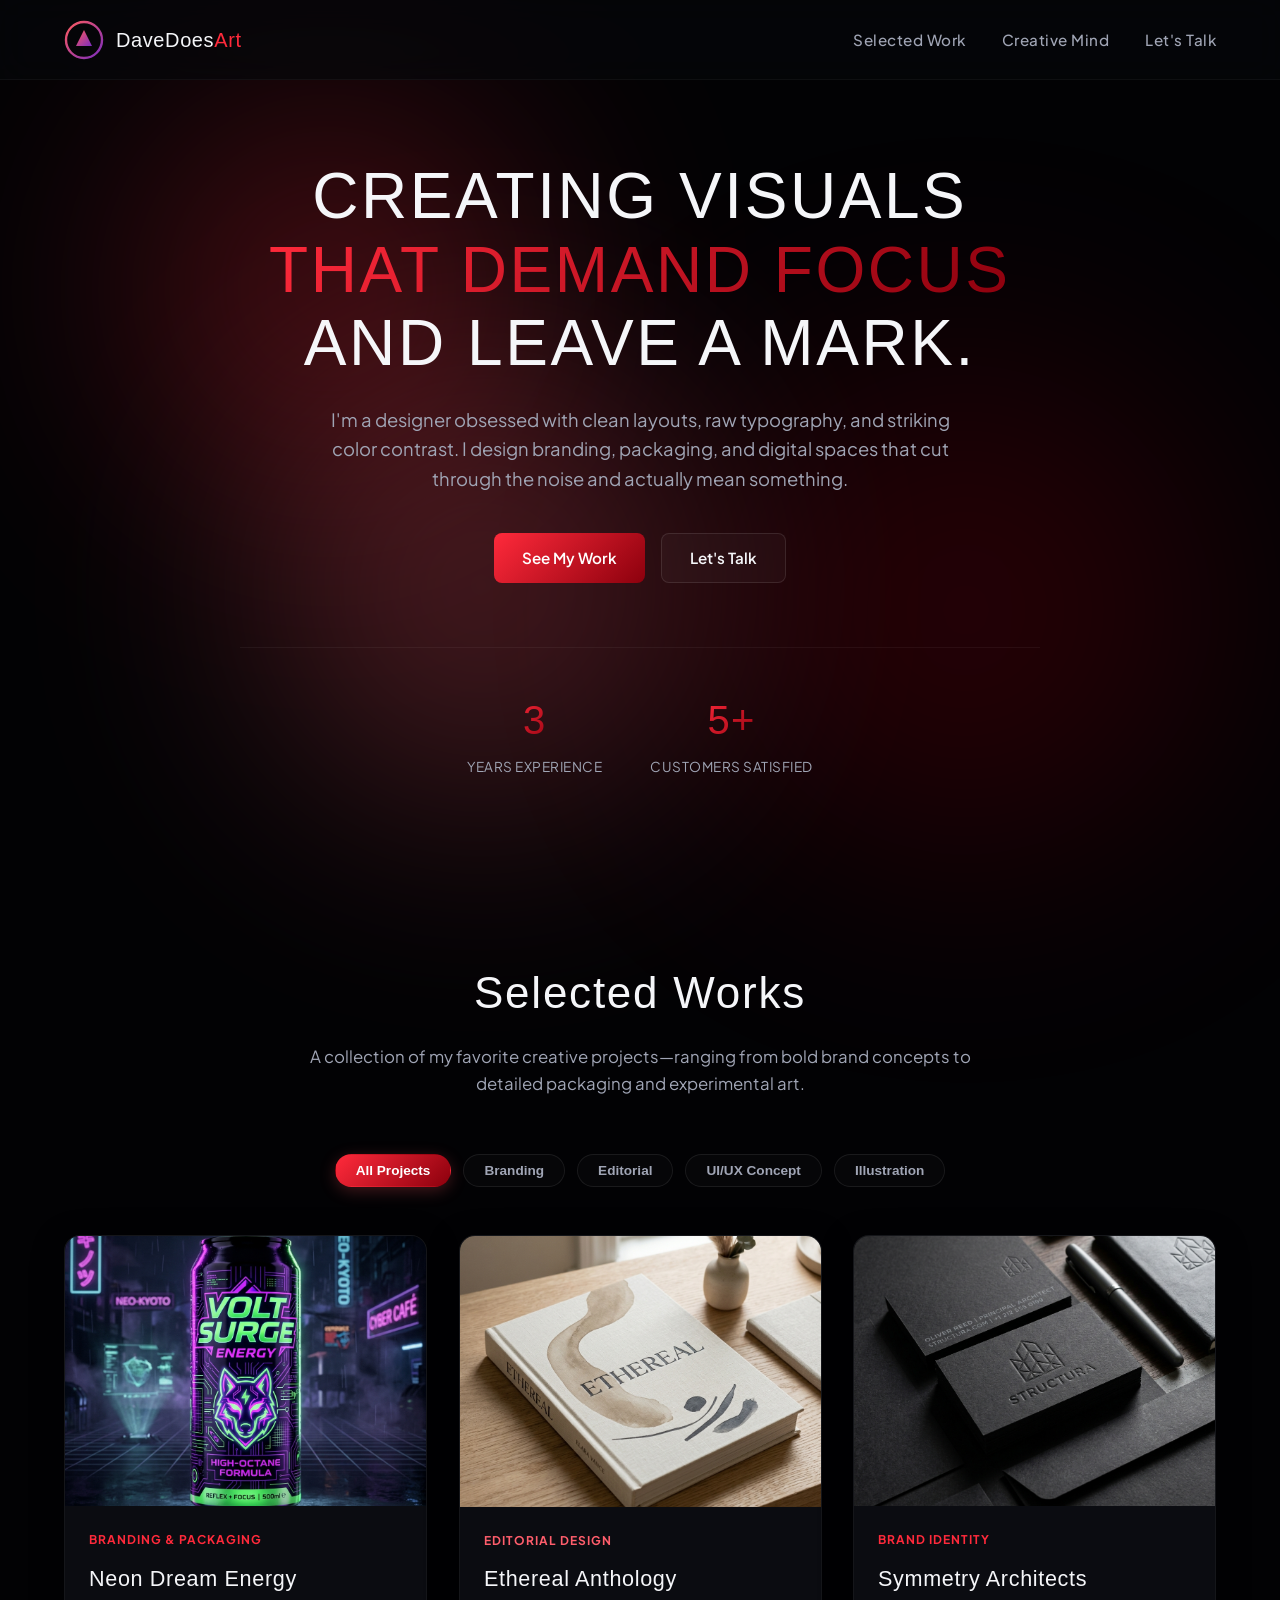
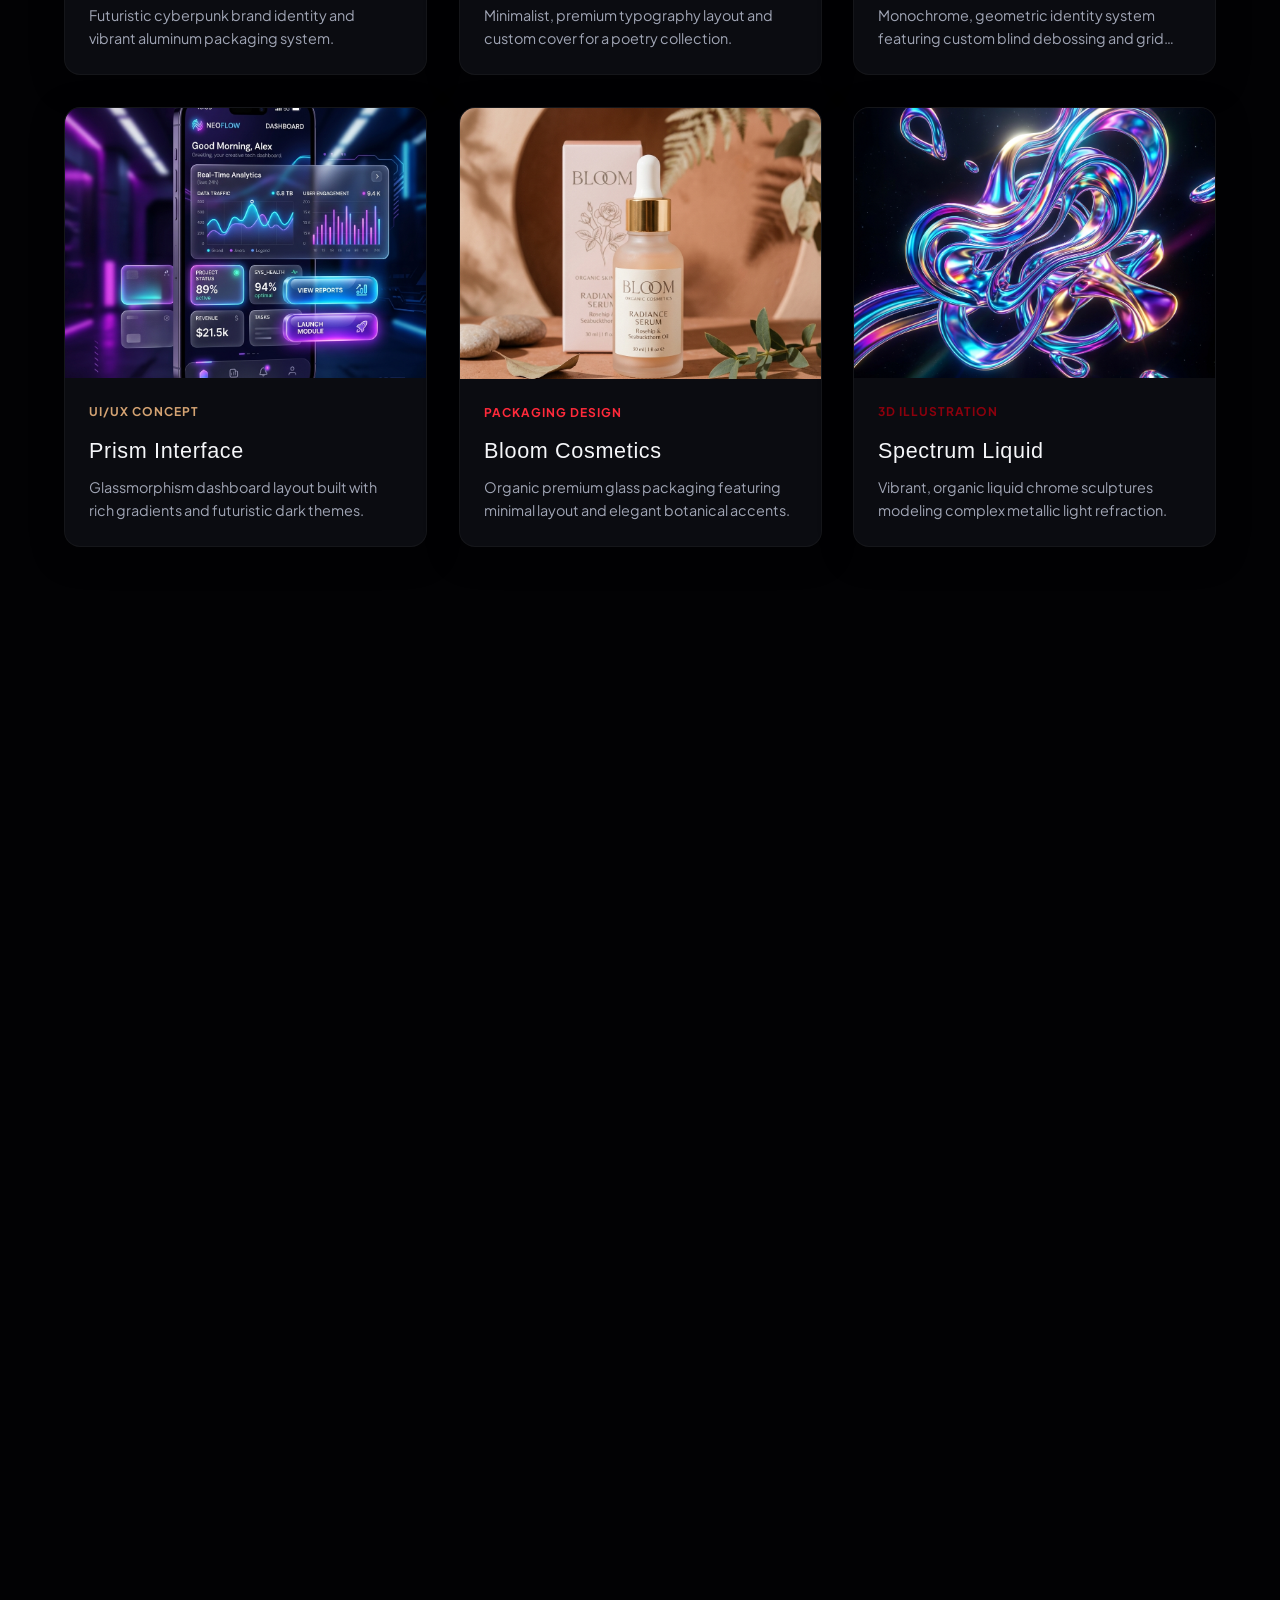
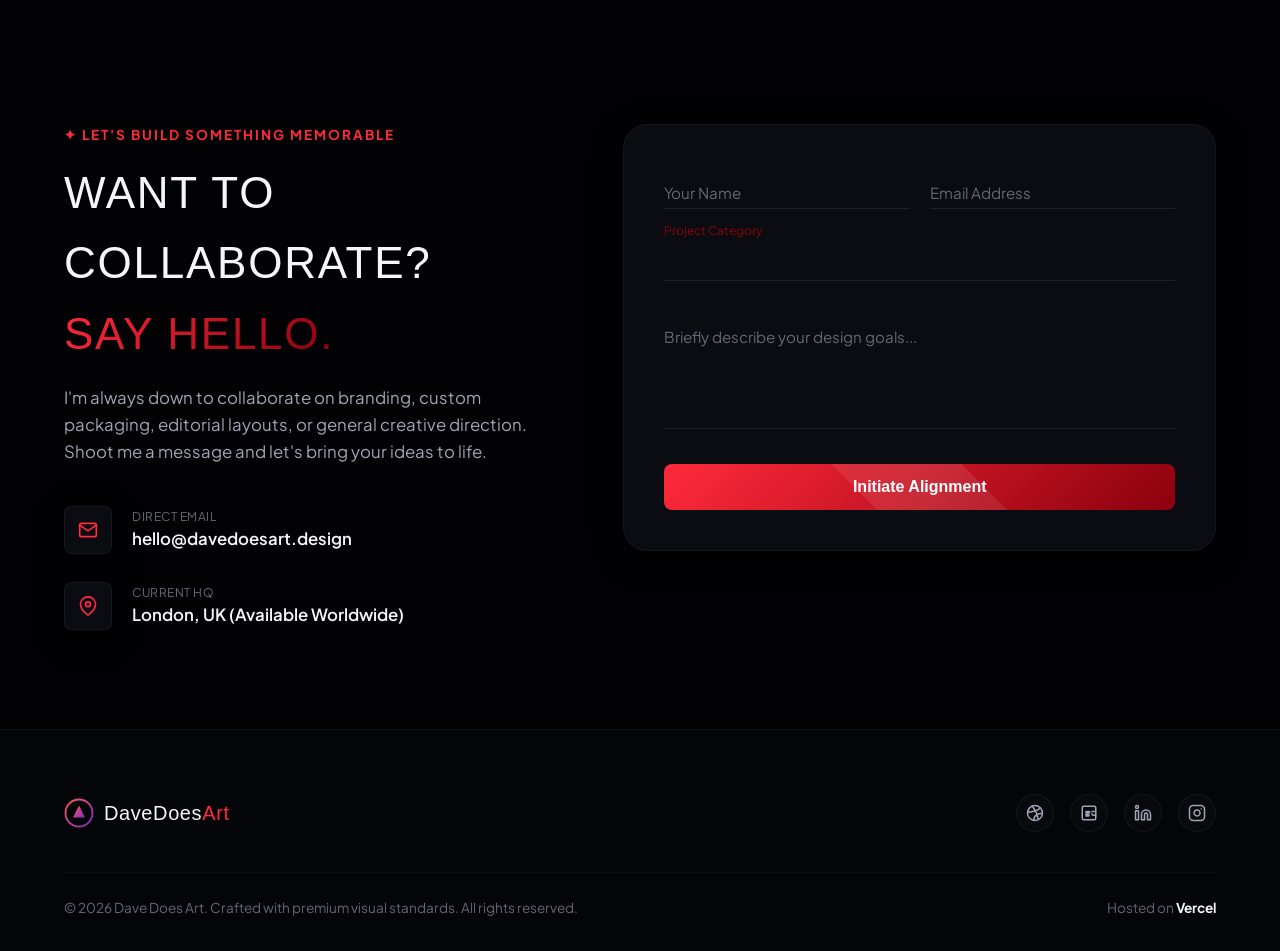
<file: index.html>
<!DOCTYPE html>
<html lang="en">
<head>
    <meta charset="UTF-8">
    <meta name="viewport" content="width=device-width, initial-scale=1.0">
    <title>Dave Does Art | Premium Graphic Design Portfolio & Brand Identity</title>
    <meta name="description" content="Welcome to the design portfolio of Dave Does Art. Specializing in brand identity, premium packaging, modern editorial systems, UI/UX conceptualization, and immersive visual experiences.">
    
    <!-- Open Graph / Facebook -->
    <meta property="og:type" content="website">
    <meta property="og:url" content="https://davedoesart.vercel.app/">
    <meta property="og:title" content="Dave Does Art | Premium Graphic Design Portfolio">
    <meta property="og:description" content="Specializing in brand identity, premium packaging, modern editorial systems, and immersive visual experiences.">
    <meta property="og:image" content="assets/neon_dream.png">

    <!-- Favicon -->
    <link rel="icon" type="image/png" href="assets/favicon.png">

    <!-- Google Fonts -->
    <link rel="preconnect" href="https://fonts.googleapis.com">
    <link rel="preconnect" href="https://fonts.gstatic.com" crossorigin>
    <link href="https://fonts.googleapis.com/css2?family=Plus+Jakarta+Sans:wght@300;400;500;600;700&display=swap" rel="stylesheet">

    <!-- Styling (Dedicated Graphic Design Theme) -->
    <link rel="stylesheet" href="styles.css">
</head>
<body>

    <!-- Ambient Lighting Blobs -->
    <div class="glow-blob blob-1"></div>
    <div class="glow-blob blob-2"></div>
    <div class="glow-blob blob-3"></div>

    <!-- Header / Navigation -->
    <header class="main-header">
        <div class="header-container">
            <a href="#" class="logo-link" id="nav-logo">
                <svg class="logo-svg" viewBox="0 0 100 100" width="40" height="40">
                    <circle cx="50" cy="50" r="45" fill="none" stroke="url(#logo-grad)" stroke-width="6" />
                    <polygon points="50,25 70,65 30,65" fill="url(#logo-grad)" />
                    <defs>
                        <linearGradient id="logo-grad" x1="0%" y1="0%" x2="100%" y2="100%">
                            <stop offset="0%" stop-color="#ff5a5f" />
                            <stop offset="100%" stop-color="#7b2cbf" />
                        </linearGradient>
                    </defs>
                </svg>
                <span class="logo-text">DaveDoes<span class="highlight-text">Art</span></span>
            </a>
            
            <button class="mobile-menu-toggle" aria-label="Toggle menu" id="menu-toggle">
                <span class="hamburger-bar"></span>
                <span class="hamburger-bar"></span>
                <span class="hamburger-bar"></span>
            </button>

            <nav class="nav-menu" id="nav-menu">
                <ul class="nav-list">
                    <li><a href="#work" class="nav-link">Selected Work</a></li>
                    <li><a href="#about" class="nav-link">Creative Mind</a></li>
                    <li><a href="#contact" class="nav-link">Let's Talk</a></li>
                </ul>
            </nav>
        </div>
    </header>

    <main>
        <!-- Hero Section -->
        <section class="hero-section" id="hero">
            <div class="container hero-container">

                <h1 class="hero-title reveal-on-scroll delay-1">
                    CREATING VISUALS <br>
                    <span class="text-gradient">THAT DEMAND FOCUS</span> <br>
                    AND LEAVE A MARK.
                </h1>
                <p class="hero-subtitle reveal-on-scroll delay-2">
                    I'm a designer obsessed with clean layouts, raw typography, and striking color contrast. I design branding, packaging, and digital spaces that cut through the noise and actually mean something.
                </p>
                <div class="hero-actions reveal-on-scroll delay-3">
                    <a href="#work" class="btn btn-primary">See My Work</a>
                    <a href="#contact" class="btn btn-secondary">Let's Talk</a>
                </div>
                
                <div class="hero-stats reveal-on-scroll delay-4">
                    <div class="stat-card">
                        <div class="stat-number">3</div>
                        <div class="stat-label">Years Experience</div>
                    </div>
                    <div class="stat-card">
                        <div class="stat-number">5+</div>
                        <div class="stat-label">Customers Satisfied</div>
                    </div>
                </div>
            </div>
        </section>

        <!-- Selected Work / Grid Section -->
        <section class="work-section" id="work">
            <div class="container">
                <div class="section-header reveal-on-scroll">
                    <h2 class="section-title">Selected Works</h2>
                    <p class="section-subtitle">A collection of my favorite creative projects—ranging from bold brand concepts to detailed packaging and experimental art.</p>
                </div>

                <!-- Filter Controls -->
                <div class="filter-controls reveal-on-scroll delay-1" id="filter-controls">
                    <button class="filter-btn active" data-filter="all">All Projects</button>
                    <button class="filter-btn" data-filter="branding">Branding</button>
                    <button class="filter-btn" data-filter="editorial">Editorial</button>
                    <button class="filter-btn" data-filter="uiux">UI/UX Concept</button>
                    <button class="filter-btn" data-filter="illustration">Illustration</button>
                </div>

                <!-- Grid -->
                <div class="portfolio-grid reveal-on-scroll delay-2" id="portfolio-grid">
                    
                    <!-- Card 1: Neon Dream -->
                    <div class="portfolio-card" data-category="branding" data-id="neon-dream">
                        <div class="card-media">
                            <img src="assets/neon_dream.png" alt="Neon Dream Packaging Design" loading="lazy">
                            <div class="card-overlay">
                                <span class="view-project-btn">
                                    <svg viewBox="0 0 24 24" width="24" height="24" stroke="currentColor" stroke-width="2.5" fill="none" stroke-linecap="round" stroke-linejoin="round">
                                        <line x1="5" y1="12" x2="19" y2="12"></line>
                                        <polyline points="12 5 19 12 12 19"></polyline>
                                    </svg>
                                </span>
                            </div>
                        </div>
                        <div class="card-info">
                            <span class="project-tag tag-branding">Branding & Packaging</span>
                            <h3 class="project-title">Neon Dream Energy</h3>
                            <p class="project-summary">Futuristic cyberpunk brand identity and vibrant aluminum packaging system.</p>
                        </div>
                    </div>

                    <!-- Card 2: Ethereal Book -->
                    <div class="portfolio-card" data-category="editorial" data-id="ethereal">
                        <div class="card-media">
                            <img src="assets/ethereal.png" alt="Ethereal Editorial Book Cover" loading="lazy">
                            <div class="card-overlay">
                                <span class="view-project-btn">
                                    <svg viewBox="0 0 24 24" width="24" height="24" stroke="currentColor" stroke-width="2.5" fill="none" stroke-linecap="round" stroke-linejoin="round">
                                        <line x1="5" y1="12" x2="19" y2="12"></line>
                                        <polyline points="12 5 19 12 12 19"></polyline>
                                    </svg>
                                </span>
                            </div>
                        </div>
                        <div class="card-info">
                            <span class="project-tag tag-editorial">Editorial Design</span>
                            <h3 class="project-title">Ethereal Anthology</h3>
                            <p class="project-summary">Minimalist, premium typography layout and custom cover for a poetry collection.</p>
                        </div>
                    </div>

                    <!-- Card 3: Symmetry Stationery -->
                    <div class="portfolio-card" data-category="branding" data-id="symmetry">
                        <div class="card-media">
                            <img src="assets/symmetry.png" alt="Symmetry Branding stationery" loading="lazy">
                            <div class="card-overlay">
                                <span class="view-project-btn">
                                    <svg viewBox="0 0 24 24" width="24" height="24" stroke="currentColor" stroke-width="2.5" fill="none" stroke-linecap="round" stroke-linejoin="round">
                                        <line x1="5" y1="12" x2="19" y2="12"></line>
                                        <polyline points="12 5 19 12 12 19"></polyline>
                                    </svg>
                                </span>
                            </div>
                        </div>
                        <div class="card-info">
                            <span class="project-tag tag-branding">Brand Identity</span>
                            <h3 class="project-title">Symmetry Architects</h3>
                            <p class="project-summary">Monochrome, geometric identity system featuring custom blind debossing and grid paper layout.</p>
                        </div>
                    </div>

                    <!-- Card 4: Prism UI -->
                    <div class="portfolio-card" data-category="uiux" data-id="prism">
                        <div class="card-media">
                            <img src="assets/prism.png" alt="Prism Mobile UI Dashboard" loading="lazy">
                            <div class="card-overlay">
                                <span class="view-project-btn">
                                    <svg viewBox="0 0 24 24" width="24" height="24" stroke="currentColor" stroke-width="2.5" fill="none" stroke-linecap="round" stroke-linejoin="round">
                                        <line x1="5" y1="12" x2="19" y2="12"></line>
                                        <polyline points="12 5 19 12 12 19"></polyline>
                                    </svg>
                                </span>
                            </div>
                        </div>
                        <div class="card-info">
                            <span class="project-tag tag-uiux">UI/UX Concept</span>
                            <h3 class="project-title">Prism Interface</h3>
                            <p class="project-summary">Glassmorphism dashboard layout built with rich gradients and futuristic dark themes.</p>
                        </div>
                    </div>

                    <!-- Card 5: Bloom Skincare -->
                    <div class="portfolio-card" data-category="branding" data-id="bloom">
                        <div class="card-media">
                            <img src="assets/bloom.png" alt="Bloom Skincare Cosmetics" loading="lazy">
                            <div class="card-overlay">
                                <span class="view-project-btn">
                                    <svg viewBox="0 0 24 24" width="24" height="24" stroke="currentColor" stroke-width="2.5" fill="none" stroke-linecap="round" stroke-linejoin="round">
                                        <line x1="5" y1="12" x2="19" y2="12"></line>
                                        <polyline points="12 5 19 12 12 19"></polyline>
                                    </svg>
                                </span>
                            </div>
                        </div>
                        <div class="card-info">
                            <span class="project-tag tag-branding">Packaging Design</span>
                            <h3 class="project-title">Bloom Cosmetics</h3>
                            <p class="project-summary">Organic premium glass packaging featuring minimal layout and elegant botanical accents.</p>
                        </div>
                    </div>

                    <!-- Card 6: Spectrum Art -->
                    <div class="portfolio-card" data-category="illustration" data-id="spectrum">
                        <div class="card-media">
                            <img src="assets/spectrum.png" alt="Spectrum 3D Abstract Illustration" loading="lazy">
                            <div class="card-overlay">
                                <span class="view-project-btn">
                                    <svg viewBox="0 0 24 24" width="24" height="24" stroke="currentColor" stroke-width="2.5" fill="none" stroke-linecap="round" stroke-linejoin="round">
                                        <line x1="5" y1="12" x2="19" y2="12"></line>
                                        <polyline points="12 5 19 12 12 19"></polyline>
                                    </svg>
                                </span>
                            </div>
                        </div>
                        <div class="card-info">
                            <span class="project-tag tag-illustration">3D Illustration</span>
                            <h3 class="project-title">Spectrum Liquid</h3>
                            <p class="project-summary">Vibrant, organic liquid chrome sculptures modeling complex metallic light refraction.</p>
                        </div>
                    </div>

                </div>
            </div>
        </section>

        <!-- About Section -->
        <section class="about-section" id="about">
            <div class="container">
                <div class="about-grid">
                    <div class="about-image-column reveal-on-scroll">
                        <div class="about-img-frame">
                            <img src="assets/profile.png" alt="Dave Portrait" class="profile-img">
                            <div class="frame-border"></div>
                            <div class="badge-creative">
                                <svg viewBox="0 0 100 100" class="badge-rotating-text">
                                    <path id="circlePath" d="M 50,50 m -35,0 a 35,35 0 1,1 70,0 a 35,35 0 1,1 -70,0" fill="none" />
                                    <text fill="#ffffff" font-size="10" font-family="'Plus Jakarta Sans', sans-serif" letter-spacing="3">
                                        <textPath href="#circlePath">DAVE DOES ART ✦ CREATIVE DIRECTOR ✦</textPath>
                                    </text>
                                </svg>
                            </div>
                        </div>
                    </div>
                    <div class="about-text-column reveal-on-scroll delay-1">
                        <span class="section-indicator">✦ The Mind Behind the Art</span>
                        <h2 class="section-title">Designing with intention</h2>
                        <p class="about-bio">
                            I'm <strong>Dave</strong>, a designer who loves turning abstract ideas into clean, functional, and visually striking artwork. I've spent the last three years collaborating with brands to build visual systems that aren't just pretty, but feel intentional.
                        </p>
                        <p class="about-bio">
                            My style is built on a simple philosophy: strip away the clutter, focus on the details, and make it look unforgettable. Whether I'm building a custom typeface, layout design, packaging concepts, or digital interfaces, I aim to create work that feels both modern and timeless.
                        </p>
                        
                        <h3 class="expertise-title">Core Disciplines</h3>
                        <div class="expertise-tags">
                            <span class="exp-tag">Brand Identity Architecture</span>
                            <span class="exp-tag">Premium Packaging Layouts</span>
                            <span class="exp-tag">Custom Typography Layout</span>
                            <span class="exp-tag">UI/UX Design Conceptualization</span>
                            <span class="exp-tag">3D Art & Lighting Refraction</span>
                            <span class="exp-tag">Editorial Systems & Layouts</span>
                        </div>

                        <h3 class="expertise-title mt-4">My Creative Arsenal</h3>
                        <div class="tools-grid">
                            <div class="tool-item">
                                <span class="tool-glow glow-pink"></span>
                                <span class="tool-name">Illustrator</span>
                            </div>
                            <div class="tool-item">
                                <span class="tool-glow glow-purple"></span>
                                <span class="tool-name">Photoshop</span>
                            </div>
                            <div class="tool-item">
                                <span class="tool-glow glow-blue"></span>
                                <span class="tool-name">Figma</span>
                            </div>
                            <div class="tool-item">
                                <span class="tool-glow glow-coral"></span>
                                <span class="tool-name">Cinema 4D / Blender</span>
                            </div>
                            <div class="tool-item">
                                <span class="tool-glow glow-yellow"></span>
                                <span class="tool-name">Indesign</span>
                            </div>
                        </div>
                    </div>
                </div>
            </div>
        </section>

        <!-- Contact Section -->
        <section class="contact-section" id="contact">
            <div class="container">
                <div class="contact-grid">
                    <div class="contact-info-column reveal-on-scroll">
                        <span class="section-indicator">✦ Let's Build Something Memorable</span>
                        <h2 class="section-title text-left">WANT TO COLLABORATE?<br><span class="text-gradient">SAY HELLO.</span></h2>
                        <p class="contact-text">
                            I'm always down to collaborate on branding, custom packaging, editorial layouts, or general creative direction. Shoot me a message and let's bring your ideas to life.
                        </p>
                        
                        <div class="contact-details">
                            <div class="detail-item">
                                <div class="detail-icon">
                                    <svg viewBox="0 0 24 24" width="20" height="20" stroke="currentColor" stroke-width="2" fill="none" stroke-linecap="round" stroke-linejoin="round">
                                        <path d="M4 4h16c1.1 0 2 .9 2 2v12c0 1.1-.9 2-2 2H4c-1.1 0-2-.9-2-2V6c0-1.1.9-2 2-2z"></path>
                                        <polyline points="22,6 12,13 2,6"></polyline>
                                    </svg>
                                </div>
                                <div class="detail-content">
                                    <span class="detail-label">Direct Email</span>
                                    <a href="mailto:hello@davedoesart.design" class="detail-link">hello@davedoesart.design</a>
                                </div>
                            </div>
                            <div class="detail-item">
                                <div class="detail-icon">
                                    <svg viewBox="0 0 24 24" width="20" height="20" stroke="currentColor" stroke-width="2" fill="none" stroke-linecap="round" stroke-linejoin="round">
                                        <path d="M21 10c0 7-9 13-9 13s-9-6-9-13a9 9 0 0 1 18 0z"></path>
                                        <circle cx="12" cy="10" r="3"></circle>
                                    </svg>
                                </div>
                                <div class="detail-content">
                                    <span class="detail-label">Current HQ</span>
                                    <span class="detail-link">London, UK (Available Worldwide)</span>
                                </div>
                            </div>
                        </div>
                    </div>
                    <div class="contact-form-column reveal-on-scroll delay-1">
                        <form id="contact-form" class="interactive-form">
                            <div class="form-row-2">
                                <div class="input-group">
                                    <input type="text" id="form-name" required placeholder=" ">
                                    <label for="form-name">Your Name</label>
                                    <span class="focus-line"></span>
                                </div>
                                <div class="input-group">
                                    <input type="email" id="form-email" required placeholder=" ">
                                    <label for="form-email">Email Address</label>
                                    <span class="focus-line"></span>
                                </div>
                            </div>
                            
                            <div class="input-group">
                                <select id="form-project-type" required>
                                    <option value="" disabled selected hidden></option>
                                    <option value="Branding">Brand Identity Architecture</option>
                                    <option value="Packaging">Premium Product Packaging</option>
                                    <option value="Editorial">Editorial Publication System</option>
                                    <option value="UIUX">UI/UX Interface Design</option>
                                    <option value="Illustration">3D Graphics & Art Direction</option>
                                    <option value="Other">Bespoke Creative Project</option>
                                </select>
                                <label class="select-label" for="form-project-type">Project Category</label>
                                <span class="focus-line"></span>
                            </div>

                            <div class="input-group">
                                <textarea id="form-message" rows="5" required placeholder=" "></textarea>
                                <label for="form-message">Briefly describe your design goals...</label>
                                <span class="focus-line"></span>
                            </div>

                            <button type="submit" class="btn btn-primary btn-submit btn-glow">
                                <span class="submit-text">Initiate Alignment</span>
                                <svg class="submit-spinner d-none" viewBox="0 0 50 50" width="20" height="20">
                                    <circle cx="25" cy="25" r="20" fill="none" stroke="currentColor" stroke-width="5" stroke-dasharray="80, 200" stroke-dashoffset="0"></circle>
                                </svg>
                            </button>
                        </form>
                    </div>
                </div>
            </div>
        </section>
    </main>

    <!-- Footer -->
    <footer class="main-footer">
        <div class="container footer-container">
            <div class="footer-top">
                <a href="#" class="footer-logo">
                    <svg class="logo-svg" viewBox="0 0 100 100" width="30" height="30">
                        <circle cx="50" cy="50" r="45" fill="none" stroke="url(#logo-grad-f)" stroke-width="6" />
                        <polygon points="50,25 70,65 30,65" fill="url(#logo-grad-f)" />
                        <defs>
                            <linearGradient id="logo-grad-f" x1="0%" y1="0%" x2="100%" y2="100%">
                                <stop offset="0%" stop-color="#ff5a5f" />
                                <stop offset="100%" stop-color="#7b2cbf" />
                            </linearGradient>
                        </defs>
                    </svg>
                    <span class="logo-text">DaveDoes<span class="highlight-text">Art</span></span>
                </a>
                
                <div class="social-links">
                    <a href="https://dribbble.com" target="_blank" class="social-link" aria-label="Dribbble">
                        <svg viewBox="0 0 24 24" width="18" height="18" stroke="currentColor" stroke-width="2" fill="none" stroke-linecap="round" stroke-linejoin="round"><circle cx="12" cy="12" r="10"></circle><path d="M8.56 2.75c4.37 6.03 6.02 9.42 8.03 17.72m2.54-15.38c-3.72 4.35-8.94 5.66-16.88 5.85m19.5 1.9c-3.5-.49-11.05 1-11.6 8.56"></path></svg>
                    </a>
                    <a href="https://behance.net" target="_blank" class="social-link" aria-label="Behance">
                        <svg viewBox="0 0 24 24" width="18" height="18" stroke="currentColor" stroke-width="2" fill="none" stroke-linecap="round" stroke-linejoin="round"><path d="M12 12H8v-2h4a1 1 0 0 1 1 1v0a1 1 0 0 1-1 1z"></path><path d="M11 16H8v-2h3a1 1 0 0 1 1 1v0a1 1 0 0 1-1 1z"></path><path d="M5 21h14a2 2 0 0 0 2-2V5a2 2 0 0 0-2-2H5a2 2 0 0 0-2 2v14a2 2 0 0 0 2 2z"></path><line x1="16" y1="10" x2="19" y2="10"></line><path d="M16 13a2 2 0 0 0 2 2h1a2 2 0 0 0 2-2"></path></svg>
                    </a>
                    <a href="https://linkedin.com" target="_blank" class="social-link" aria-label="LinkedIn">
                        <svg viewBox="0 0 24 24" width="18" height="18" stroke="currentColor" stroke-width="2" fill="none" stroke-linecap="round" stroke-linejoin="round"><path d="M16 8a6 6 0 0 1 6 6v7h-4v-7a2 2 0 0 0-2-2 2 2 0 0 0-2 2v7h-4v-7a6 6 0 0 1 6-6z"></path><rect x="2" y="9" width="4" height="12"></rect><circle cx="4" cy="4" r="2"></circle></svg>
                    </a>
                    <a href="https://instagram.com" target="_blank" class="social-link" aria-label="Instagram">
                        <svg viewBox="0 0 24 24" width="18" height="18" stroke="currentColor" stroke-width="2" fill="none" stroke-linecap="round" stroke-linejoin="round"><rect x="2" y="2" width="20" height="20" rx="5" ry="5"></rect><path d="M16 11.37A4 4 0 1 1 12.63 8 4 4 0 0 1 16 11.37z"></path><line x1="17.5" y1="6.5" x2="17.51" y2="6.5"></line></svg>
                    </a>
                </div>
            </div>
            
            <div class="footer-bottom">
                <p class="copyright">&copy; 2026 Dave Does Art. Crafted with premium visual standards. All rights reserved.</p>
                <p class="hosting-credits">Hosted on <a href="https://vercel.com" target="_blank" class="vercel-badge">Vercel</a></p>
            </div>
        </div>
    </footer>

    <!-- Interactive Project Details Lightbox Modal -->
    <div class="lightbox-modal" id="project-lightbox" aria-hidden="true" role="dialog">
        <div class="lightbox-backdrop"></div>
        <div class="lightbox-dialog">
            <button class="lightbox-close-btn" id="lightbox-close" aria-label="Close project Details">
                <svg viewBox="0 0 24 24" width="24" height="24" stroke="currentColor" stroke-width="2.5" fill="none" stroke-linecap="round" stroke-linejoin="round">
                    <line x1="18" y1="6" x2="6" y2="18"></line>
                    <line x1="6" y1="6" x2="18" y2="18"></line>
                </svg>
            </button>
            <div class="lightbox-scroll-wrapper">
                <div class="lightbox-content-box" id="lightbox-content">
                    <!-- Loaded Dynamically via JS -->
                </div>
            </div>
        </div>
    </div>

    <!-- Success Toast Notification -->
    <div class="toast-notification" id="toast-success" role="alert">
        <div class="toast-content">
            <div class="toast-icon">
                <svg viewBox="0 0 24 24" width="20" height="20" stroke="currentColor" stroke-width="2.5" fill="none" stroke-linecap="round" stroke-linejoin="round">
                    <polyline points="20 6 9 17 4 12"></polyline>
                </svg>
            </div>
            <div class="toast-message">
                <span class="toast-title">Alignment Initiated!</span>
                <span class="toast-desc">Your message has reached Dave. Expect contact soon.</span>
            </div>
        </div>
    </div>

    <!-- Script -->
    <script src="app.js"></script>
</body>
</html>
</file>
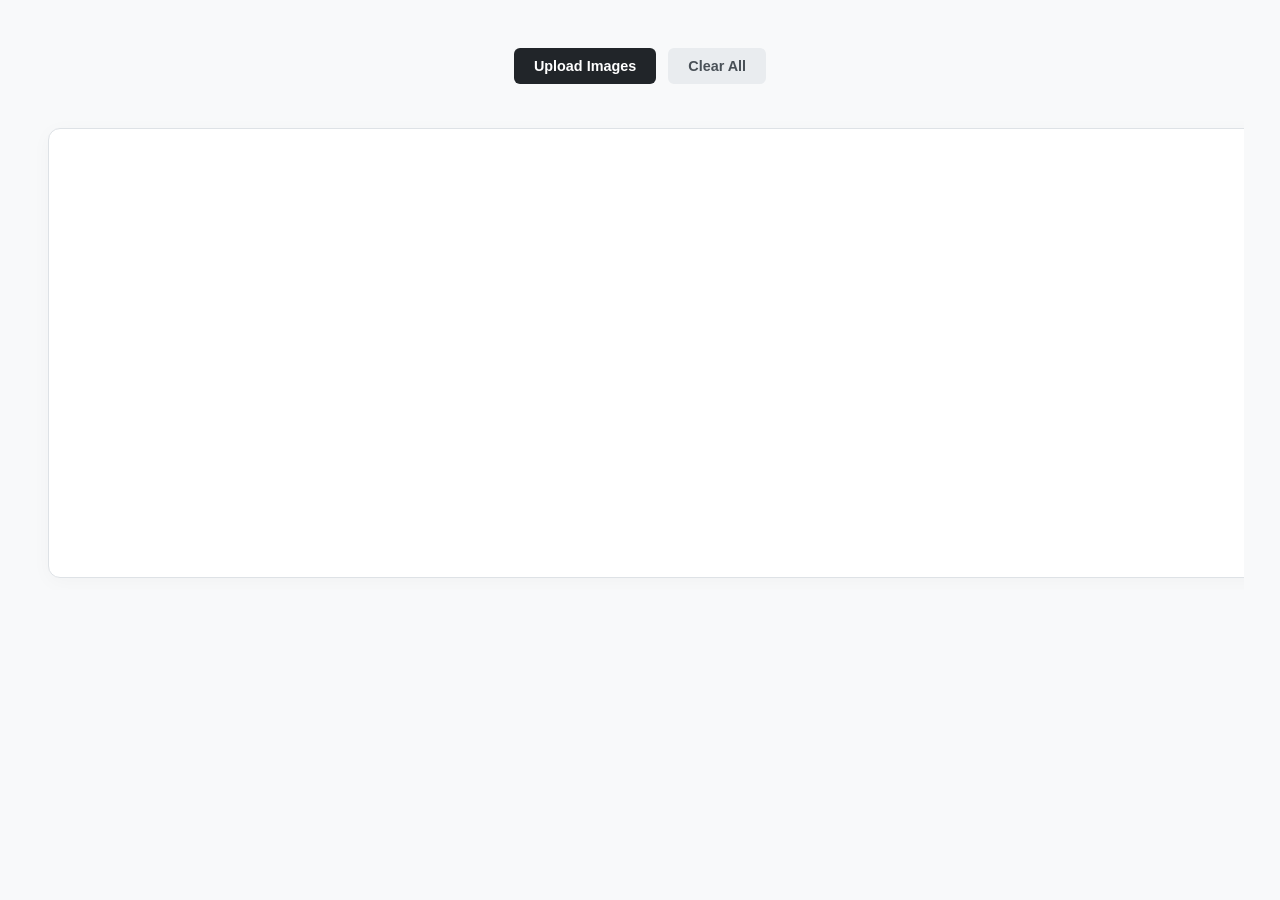
<file: card.html>
<!DOCTYPE html>
<html lang="en">

<head>
    <meta charset="UTF-8">
    <meta name="viewport" content="width=device-width, initial-scale=1.0">
    <title>Dynamic Card Canvas</title>
    <link href="https://fonts.googleapis.com/css2?family=Plus+Jakarta+Sans:wght@400;600&display=swap" rel="stylesheet">
    <style>
        body {
            font-family: 'Plus Jakarta Sans', sans-serif;
            background: #f8f9fa;
            color: #212529;
            padding: 40px;
            display: flex;
            flex-direction: column;
            align-items: center;
        }

        .controls {
            margin-bottom: 32px;
            display: flex;
            gap: 12px;
        }

        .btn {
            background: #212529;
            color: white;
            border: none;
            padding: 10px 20px;
            border-radius: 6px;
            font-weight: 600;
            cursor: pointer;
            font-size: 0.9rem;
            transition: opacity 0.2s;
        }

        .btn:hover {
            opacity: 0.9;
        }

        .btn-secondary {
            background: #e9ecef;
            color: #495057;
        }

        .scroll-container {
            width: 100%;
            overflow-x: auto;
            padding: 12px;
        }

        .canvas-card {
            width: 2000px;
            min-height: 400px;
            background: white;
            border: 1px solid #dee2e6;
            border-radius: 12px;
            padding: 24px;
            display: flex;
            flex-wrap: wrap;
            gap: 20px;
            align-content: flex-start;
            box-shadow: 0 4px 20px rgba(0, 0, 0, 0.03);
        }

        .img-item {
            width: 480px;
            position: relative;
            border-radius: 8px;
            overflow: hidden;
            border: 1px solid #e9ecef;
            box-shadow: 0 4px 12px rgba(0, 0, 0, 0.02);
            transition: transform 0.2s;
        }

        .img-item:hover {
            transform: translateY(-2px);
        }

        .img-item img {
            width: 480px;
            display: block;
            height: auto;
        }

        .delete-btn {
            position: absolute;
            top: 12px;
            right: 12px;
            background: rgba(255, 255, 255, 0.9);
            border: 1px solid #dee2e6;
            color: #dc3545;
            border-radius: 50%;
            width: 28px;
            height: 28px;
            font-weight: bold;
            cursor: pointer;
            display: flex;
            align-items: center;
            justify-content: center;
        }

        .caption-container {
            padding: 12px;
            background: #ffffff;
        }

        .caption-input {
            width: 100%;
            border: none;
            border-bottom: 1px dashed #dee2e6;
            outline: none;
            font-family: inherit;
            font-size: 0.85rem;
            color: #495057;
            padding: 4px 0;
            background: transparent;
            text-align: center;
        }

        .caption-input:focus {
            border-bottom-color: #212529;
        }
    </style>
</head>

<body>
    <div class="controls">
        <button class="btn" onclick="document.getElementById('files').click()">Upload Images</button>
        <button class="btn btn-secondary" onclick="clearCanvas()">Clear All</button>
        <input type="file" id="files" multiple accept="image/*" style="display: none;" onchange="loadImages(this)">
    </div>

    <div class="scroll-container">
        <div class="canvas-card" id="canvas"></div>
    </div>

    <script>
        function loadImages(input) {
            const canvas = document.getElementById('canvas');
            Array.from(input.files).forEach(file => {
                const reader = new FileReader();
                reader.onload = (e) => {
                    const item = document.createElement('div');
                    item.className = 'img-item';
                    item.innerHTML = `
                        <img src="${e.target.result}" alt="Canvas Element">
                        <button class="delete-btn" onclick="this.parentElement.remove()">&times;</button>
                        <div class="caption-container">
                            <input type="text" class="caption-input" placeholder="Add caption...">
                        </div>
                    `;
                    canvas.appendChild(item);
                };
                reader.readAsDataURL(file);
            });
            input.value = '';
        }
        function clearCanvas() {
            document.getElementById('canvas').innerHTML = '';
        }
    </script>
</body>

</html>
</file>
<file: styles.css>
/* ==========================================================================
   DAVE DOES ART - PREMIUM GRAPHIC DESIGN PORTFOLIO STYLE SHEET
   ========================================================================== */

/* --- Modern Font Setup & Core Styling --- */
:root {
    /* Color Palette */
    --bg-dark: #020204;
    --bg-card: rgba(18, 19, 26, 0.65);
    --bg-card-hover: rgba(28, 29, 38, 0.8);
    --text-primary: #f5f6f9;
    --text-secondary: #a0a5b5;
    --text-muted: #646875;
    
    /* Brand Accents & Gradients */
    --accent-coral: #ff2a3b; /* Vibrant Red */
    --accent-violet: #8c000d; /* Deep Crimson Red */
    --accent-neon-blue: #ff5e6c; /* Bright Neon Red */
    
    --grad-primary: linear-gradient(135deg, var(--accent-coral) 0%, var(--accent-violet) 100%);
    --grad-glow: linear-gradient(135deg, rgba(255, 42, 59, 0.15) 0%, rgba(140, 0, 13, 0.15) 100%);
    --grad-border: linear-gradient(135deg, rgba(255, 42, 59, 0.3) 0%, rgba(140, 0, 13, 0.3) 100%);
    
    /* Fonts */
    --font-heading: Impact, Haettenschweiler, 'Arial Narrow Bold', sans-serif;
    --font-heading-weight: normal; /* Impact is naturally bold, so normal/unset is cleaner */
    --font-body: 'Plus Jakarta Sans', sans-serif;
    
    /* Animation Speeds */
    --trans-fast: 0.2s cubic-bezier(0.25, 0.8, 0.25, 1);
    --trans-medium: 0.4s cubic-bezier(0.25, 0.8, 0.25, 1);
    --trans-slow: 0.6s cubic-bezier(0.25, 0.8, 0.25, 1);
    
    /* Layout Properties */
    --header-height: 80px;
    --border-radius-sm: 8px;
    --border-radius-md: 16px;
    --border-radius-lg: 24px;
    --box-shadow-glow: 0 8px 32px 0 rgba(255, 42, 59, 0.2);
    --box-shadow-glass: 0 8px 32px 0 rgba(0, 0, 0, 0.37);
}

/* --- Base & Reset --- */
*, *::before, *::after {
    box-sizing: border-box;
    margin: 0;
    padding: 0;
}

html {
    scroll-behavior: smooth;
    font-size: 16px;
}

body {
    background-color: var(--bg-dark);
    color: var(--text-primary);
    font-family: var(--font-body);
    line-height: 1.6;
    overflow-x: hidden;
    -webkit-font-smoothing: antialiased;
    -moz-osx-font-smoothing: grayscale;
    text-rendering: optimizeLegibility;
}

/* Custom Scrollbar */
::-webkit-scrollbar {
    width: 10px;
}

::-webkit-scrollbar-track {
    background: var(--bg-dark);
}

::-webkit-scrollbar-thumb {
    background: #1c1e24;
    border-radius: var(--border-radius-sm);
    border: 2px solid var(--bg-dark);
}

::-webkit-scrollbar-thumb:hover {
    background: var(--accent-violet);
}

::selection {
    background: var(--accent-coral);
    color: #ffffff;
}

/* --- Utilities --- */
.container {
    width: 100%;
    max-width: 1200px;
    margin: 0 auto;
    padding: 0 24px;
}

.text-gradient {
    background: var(--grad-primary);
    -webkit-background-clip: text;
    -webkit-text-fill-color: transparent;
    background-clip: text;
}

.highlight-text {
    color: var(--accent-coral);
}

.mt-4 { margin-top: 1.5rem; }
.d-none-mobile { display: block; }

@media (max-width: 768px) {
    .d-none-mobile { display: none !important; }
}

/* --- Ambient Light Blobs --- */
.glow-blob {
    position: absolute;
    border-radius: 50%;
    filter: blur(120px);
    z-index: -1;
    opacity: 0.25;
    pointer-events: none;
    animation: pulseBlob 20s infinite alternate;
}

.blob-1 {
    top: 10%;
    left: 10%;
    width: 400px;
    height: 400px;
    background: var(--accent-coral);
}

.blob-2 {
    top: 40%;
    right: 5%;
    width: 500px;
    height: 500px;
    background: var(--accent-violet);
    animation-delay: -5s;
}

.blob-3 {
    bottom: 10%;
    left: 20%;
    width: 450px;
    height: 450px;
    background: var(--accent-neon-blue);
    animation-delay: -10s;
}

@keyframes pulseBlob {
    0% { transform: scale(1) translate(0, 0); }
    100% { transform: scale(1.2) translate(50px, 30px); }
}

/* --- Custom Cursor --- */
.custom-cursor {
    width: 40px;
    height: 40px;
    border: 1.5px solid rgba(255, 90, 95, 0.5);
    border-radius: 50%;
    position: fixed;
    transform: translate(-50%, -50%);
    pointer-events: none;
    z-index: 9999;
    transition: width var(--trans-fast), height var(--trans-fast), border-color var(--trans-fast), background-color var(--trans-fast);
    display: none;
}

.custom-cursor-dot {
    width: 6px;
    height: 6px;
    background: var(--accent-coral);
    border-radius: 50%;
    position: fixed;
    transform: translate(-50%, -50%);
    pointer-events: none;
    z-index: 9999;
    display: none;
}

@media (pointer: fine) {
    .custom-cursor, .custom-cursor-dot {
        display: block;
    }
}

/* Cursor Hover states */
.custom-cursor.hovered {
    width: 60px;
    height: 60px;
    border-color: var(--accent-neon-blue);
    background: rgba(0, 245, 255, 0.05);
}

.custom-cursor-dot.hovered {
    background: var(--accent-neon-blue);
}

/* --- Header / Navigation --- */
.main-header {
    position: fixed;
    top: 0;
    left: 0;
    width: 100%;
    height: var(--header-height);
    background: rgba(7, 8, 11, 0.7);
    backdrop-filter: blur(16px);
    -webkit-backdrop-filter: blur(16px);
    border-bottom: 1px solid rgba(255, 255, 255, 0.04);
    z-index: 1000;
    display: flex;
    align-items: center;
    transition: background var(--trans-fast), border var(--trans-fast);
}

.main-header.scrolled {
    background: rgba(7, 8, 11, 0.85);
    border-bottom: 1px solid rgba(255, 255, 255, 0.08);
}

.header-container {
    width: 100%;
    max-width: 1200px;
    margin: 0 auto;
    padding: 0 24px;
    display: flex;
    justify-content: space-between;
    align-items: center;
}

.logo-link {
    display: flex;
    align-items: center;
    gap: 12px;
    text-decoration: none;
    color: var(--text-primary);
}

.logo-svg {
    transition: transform var(--trans-medium);
}

.logo-link:hover .logo-svg {
    transform: rotate(18deg) scale(1.05);
}

.logo-text {
    font-family: var(--font-heading);
    font-size: 1.25rem;
    font-weight: var(--font-heading-weight);
    letter-spacing: 0.03em;
}

.nav-menu {
    display: flex;
    align-items: center;
}

.nav-list {
    display: flex;
    list-style: none;
    gap: 36px;
}

.nav-link {
    text-decoration: none;
    color: var(--text-secondary);
    font-size: 0.95rem;
    font-weight: 500;
    letter-spacing: 0.5px;
    position: relative;
    padding: 8px 0;
    transition: color var(--trans-fast);
}

.nav-link::after {
    content: '';
    position: absolute;
    bottom: 0;
    left: 0;
    width: 0;
    height: 2px;
    background: var(--grad-primary);
    transition: width var(--trans-medium);
}

.nav-link:hover {
    color: var(--text-primary);
}

.nav-link:hover::after {
    width: 100%;
}

.mobile-menu-toggle {
    display: none;
    flex-direction: column;
    gap: 6px;
    background: none;
    border: none;
    cursor: pointer;
    z-index: 1001;
    padding: 4px;
}

.hamburger-bar {
    width: 24px;
    height: 2px;
    background-color: var(--text-primary);
    transition: transform var(--trans-medium), opacity var(--trans-medium);
}

@media (max-width: 768px) {
    .mobile-menu-toggle {
        display: flex;
    }
    
    .nav-menu {
        position: fixed;
        top: 0;
        right: -100%;
        width: 80%;
        max-width: 320px;
        height: 100vh;
        background: rgba(11, 12, 16, 0.95);
        backdrop-filter: blur(24px);
        -webkit-backdrop-filter: blur(24px);
        border-left: 1px solid rgba(255, 255, 255, 0.05);
        flex-direction: column;
        justify-content: center;
        padding: 40px;
        transition: right var(--trans-slow);
        z-index: 1000;
    }
    
    .nav-menu.active {
        right: 0;
    }
    
    .nav-list {
        flex-direction: column;
        gap: 32px;
        width: 100%;
    }
    
    .nav-link {
        font-size: 1.5rem;
        font-family: var(--font-heading);
        font-weight: var(--font-heading-weight);
        letter-spacing: 0.03em;
    }
    
    /* Hamburger Toggle States */
    .mobile-menu-toggle.active .hamburger-bar:nth-child(1) {
        transform: translateY(8px) rotate(45deg);
    }
    
    .mobile-menu-toggle.active .hamburger-bar:nth-child(2) {
        opacity: 0;
    }
    
    .mobile-menu-toggle.active .hamburger-bar:nth-child(3) {
        transform: translateY(-8px) rotate(-45deg);
    }
}

/* --- Buttons --- */
.btn {
    display: inline-flex;
    align-items: center;
    justify-content: center;
    padding: 12px 28px;
    border-radius: var(--border-radius-sm);
    font-size: 0.95rem;
    font-weight: 600;
    text-decoration: none;
    cursor: pointer;
    transition: transform var(--trans-fast), box-shadow var(--trans-fast), background var(--trans-fast), border var(--trans-fast);
}

.btn-primary {
    background: var(--grad-primary);
    color: #ffffff;
    border: none;
}

.btn-primary:hover {
    transform: translateY(-2px);
    box-shadow: 0 8px 24px rgba(255, 90, 95, 0.35);
}

.btn-secondary {
    background: rgba(255, 255, 255, 0.03);
    color: var(--text-primary);
    border: 1.5px solid rgba(255, 255, 255, 0.1);
    backdrop-filter: blur(8px);
}

.btn-secondary:hover {
    background: rgba(255, 255, 255, 0.08);
    border-color: rgba(255, 255, 255, 0.25);
    transform: translateY(-2px);
}

.btn-glow {
    position: relative;
    overflow: hidden;
}

.btn-glow::after {
    content: '';
    position: absolute;
    top: -50%;
    left: -50%;
    width: 200%;
    height: 200%;
    background: linear-gradient(
        45deg,
        transparent,
        rgba(255, 255, 255, 0.1),
        transparent
    );
    transform: rotate(45deg);
    transition: transform 0.8s ease;
}

.btn-glow:hover::after {
    transform: translate(100%, 100%) rotate(45deg);
}

.btn-nav {
    padding: 8px 20px;
    font-size: 0.85rem;
    background: var(--grad-glow);
    border: 1px solid rgba(123, 44, 191, 0.4);
    color: var(--text-primary);
    border-radius: var(--border-radius-sm);
}

.btn-nav:hover {
    background: var(--grad-primary);
    border-color: transparent;
    transform: translateY(-1px);
    box-shadow: 0 4px 12px rgba(123, 44, 191, 0.3);
}

/* --- Hero Section --- */
.hero-section {
    padding-top: calc(var(--header-height) + 80px);
    padding-bottom: 80px;
    min-height: 90vh;
    display: flex;
    align-items: center;
    position: relative;
}

.hero-container {
    display: flex;
    flex-direction: column;
    align-items: center;
    text-align: center;
}

.hero-tagline-wrap {
    margin-bottom: 24px;
}

.hero-tagline-pill {
    background: rgba(255, 255, 255, 0.03);
    border: 1px solid rgba(255, 255, 255, 0.08);
    color: var(--text-secondary);
    padding: 6px 16px;
    border-radius: 100px;
    font-size: 0.85rem;
    font-weight: 500;
    letter-spacing: 0.5px;
    display: inline-block;
}

.hero-title {
    font-family: var(--font-heading);
    font-size: 4rem;
    font-weight: var(--font-heading-weight);
    line-height: 1.15;
    letter-spacing: 0.04em;
    margin-bottom: 24px;
    max-width: 950px;
}

@media (max-width: 992px) {
    .hero-title { font-size: 3rem; }
}

@media (max-width: 576px) {
    .hero-title { font-size: 2.25rem; letter-spacing: 0.03em; }
}

.hero-subtitle {
    font-size: 1.15rem;
    color: var(--text-secondary);
    max-width: 650px;
    margin-bottom: 40px;
    font-weight: 400;
}

.hero-actions {
    display: flex;
    gap: 16px;
    margin-bottom: 64px;
}

@media (max-width: 576px) {
    .hero-actions {
        flex-direction: column;
        width: 100%;
        max-width: 320px;
    }
}

.hero-stats {
    display: flex;
    justify-content: center;
    gap: 48px;
    width: 100%;
    max-width: 800px;
    border-top: 1px solid rgba(255, 255, 255, 0.05);
    padding-top: 40px;
}

.stat-card {
    display: flex;
    flex-direction: column;
    align-items: center;
}

.stat-number {
    font-family: var(--font-heading);
    font-size: 2.5rem;
    font-weight: var(--font-heading-weight);
    letter-spacing: 0.03em;
    background: var(--grad-primary);
    -webkit-background-clip: text;
    -webkit-text-fill-color: transparent;
}

.stat-label {
    font-size: 0.85rem;
    color: var(--text-secondary);
    margin-top: 4px;
    letter-spacing: 0.5px;
    text-transform: uppercase;
}

@media (max-width: 768px) {
    .hero-stats {
        gap: 24px;
    }
    .stat-number {
        font-size: 2rem;
    }
    .stat-label {
        font-size: 0.75rem;
    }
}

/* --- Common Section Structure --- */
section {
    padding: 100px 0;
    position: relative;
}

.section-header {
    text-align: center;
    max-width: 700px;
    margin: 0 auto 56px auto;
}

.section-title {
    font-family: var(--font-heading);
    font-size: 2.75rem;
    font-weight: var(--font-heading-weight);
    letter-spacing: 0.04em;
    margin-bottom: 16px;
}

.section-subtitle {
    color: var(--text-secondary);
    font-size: 1.05rem;
}

@media (max-width: 768px) {
    .section-title { font-size: 2rem; }
    section { padding: 60px 0; }
}

.section-indicator {
    color: var(--accent-coral);
    font-size: 0.85rem;
    font-weight: 700;
    text-transform: uppercase;
    letter-spacing: 2px;
    display: block;
    margin-bottom: 12px;
}

/* --- Portfolio / Selected Work Grid --- */
.filter-controls {
    display: flex;
    justify-content: center;
    gap: 12px;
    flex-wrap: wrap;
    margin-bottom: 48px;
}

.filter-btn {
    background: rgba(255, 255, 255, 0.02);
    border: 1px solid rgba(255, 255, 255, 0.08);
    color: var(--text-secondary);
    padding: 8px 20px;
    border-radius: 100px;
    font-size: 0.85rem;
    font-weight: 600;
    cursor: pointer;
    transition: background var(--trans-fast), border-color var(--trans-fast), color var(--trans-fast), transform var(--trans-fast);
}

.filter-btn:hover {
    color: var(--text-primary);
    border-color: rgba(255, 255, 255, 0.2);
    background: rgba(255, 255, 255, 0.04);
}

.filter-btn.active {
    background: var(--grad-primary);
    color: #ffffff;
    border-color: transparent;
    box-shadow: 0 4px 16px rgba(255, 90, 95, 0.25);
}

.portfolio-grid {
    display: grid;
    grid-template-columns: repeat(auto-fill, minmax(340px, 1fr));
    gap: 32px;
}

@media (max-width: 576px) {
    .portfolio-grid {
        grid-template-columns: 1fr;
    }
}

.portfolio-card {
    background: var(--bg-card);
    border-radius: var(--border-radius-md);
    border: 1px solid rgba(255, 255, 255, 0.04);
    overflow: hidden;
    cursor: pointer;
    box-shadow: var(--box-shadow-glass);
    transition: transform var(--trans-medium), border-color var(--trans-medium), background var(--trans-medium), opacity 0.5s ease, scale 0.5s ease;
    will-change: transform, opacity, scale;
    display: flex;
    flex-direction: column;
}

.portfolio-card:hover {
    transform: translateY(-8px) scale(1.01);
    background: var(--bg-card-hover);
    border-color: rgba(255, 90, 95, 0.25);
    box-shadow: 0 16px 40px rgba(7, 8, 11, 0.8), 0 0 30px rgba(123, 44, 191, 0.1);
}

.card-media {
    position: relative;
    padding-top: 75%; /* 4:3 Aspect Ratio */
    overflow: hidden;
    background: #0d0e14;
}

.card-media img {
    position: absolute;
    top: 0;
    left: 0;
    width: 100%;
    height: 100%;
    object-fit: cover;
    transition: transform 0.8s cubic-bezier(0.25, 0.8, 0.25, 1);
}

.portfolio-card:hover .card-media img {
    transform: scale(1.08);
}

.card-overlay {
    position: absolute;
    top: 0;
    left: 0;
    width: 100%;
    height: 100%;
    background: rgba(7, 8, 11, 0.4);
    opacity: 0;
    display: flex;
    align-items: center;
    justify-content: center;
    transition: opacity var(--trans-medium);
    backdrop-filter: blur(4px);
    -webkit-backdrop-filter: blur(4px);
}

.portfolio-card:hover .card-overlay {
    opacity: 1;
}

.view-project-btn {
    width: 56px;
    height: 56px;
    background: #ffffff;
    color: var(--bg-dark);
    border-radius: 50%;
    display: flex;
    align-items: center;
    justify-content: center;
    transform: scale(0.7);
    transition: transform var(--trans-medium);
    box-shadow: 0 8px 24px rgba(0,0,0,0.3);
}

.portfolio-card:hover .view-project-btn {
    transform: scale(1);
}

.card-info {
    padding: 24px;
    flex-grow: 1;
    display: flex;
    flex-direction: column;
}

.project-tag {
    font-size: 0.75rem;
    font-weight: 700;
    text-transform: uppercase;
    letter-spacing: 1px;
    margin-bottom: 12px;
}

.tag-branding { color: var(--accent-coral); }
.tag-editorial { color: var(--accent-neon-blue); }
.tag-uiux { color: #d4a373; }
.tag-illustration { color: var(--accent-violet); }

.project-title {
    font-family: var(--font-heading);
    font-size: 1.35rem;
    font-weight: var(--font-heading-weight);
    letter-spacing: 0.03em;
    margin-bottom: 8px;
}

.project-summary {
    font-size: 0.9rem;
    color: var(--text-secondary);
    display: -webkit-box;
    -webkit-line-clamp: 2;
    -webkit-box-orient: vertical;
    overflow: hidden;
}

/* Card filter animations helper classes */
.portfolio-card.filtered-out {
    opacity: 0;
    scale: 0.85;
    pointer-events: none;
    position: absolute;
    z-index: -1;
    visibility: hidden;
}

/* --- About Section --- */
.about-grid {
    display: grid;
    grid-template-columns: 1fr 1.2fr;
    gap: 64px;
    align-items: center;
}

@media (max-width: 992px) {
    .about-grid {
        grid-template-columns: 1fr;
        gap: 48px;
    }
}

.about-image-column {
    display: flex;
    justify-content: center;
}

.about-img-frame {
    position: relative;
    width: 100%;
    max-width: 420px;
    padding-top: 100%; /* Square Frame */
    border-radius: var(--border-radius-lg);
    background: #0d0e14;
}

.profile-img {
    position: absolute;
    top: 12px;
    left: 12px;
    width: calc(100% - 24px);
    height: calc(100% - 24px);
    object-fit: cover;
    border-radius: calc(var(--border-radius-lg) - 8px);
    z-index: 2;
}

.frame-border {
    position: absolute;
    top: 0;
    left: 0;
    width: 100%;
    height: 100%;
    border: 2px solid transparent;
    border-radius: var(--border-radius-lg);
    background: var(--grad-border) border-box;
    mask: linear-gradient(#fff 0 0) padding-box, linear-gradient(#fff 0 0);
    -webkit-mask: linear-gradient(#fff 0 0) padding-box, linear-gradient(#fff 0 0);
    -webkit-mask-composite: xor;
    mask-composite: exclude;
    z-index: 1;
}

.badge-creative {
    position: absolute;
    bottom: -20px;
    right: -20px;
    width: 120px;
    height: 120px;
    background: rgba(7, 8, 11, 0.85);
    backdrop-filter: blur(12px);
    -webkit-backdrop-filter: blur(12px);
    border-radius: 50%;
    border: 1px solid rgba(255, 255, 255, 0.08);
    display: flex;
    align-items: center;
    justify-content: center;
    z-index: 3;
    box-shadow: 0 8px 32px rgba(0,0,0,0.5);
}

.badge-rotating-text {
    width: 100px;
    height: 100px;
    animation: rotateBadge 12s linear infinite;
}

@keyframes rotateBadge {
    0% { transform: rotate(0deg); }
    100% { transform: rotate(360deg); }
}

@media (max-width: 576px) {
    .badge-creative {
        width: 90px;
        height: 90px;
        bottom: -10px;
        right: -10px;
    }
    .badge-rotating-text {
        width: 75px;
        height: 75px;
    }
}

.about-bio {
    color: var(--text-secondary);
    font-size: 1.05rem;
    margin-bottom: 24px;
}

.expertise-title {
    font-family: var(--font-heading);
    font-size: 1.25rem;
    font-weight: var(--font-heading-weight);
    letter-spacing: 0.03em;
    margin-top: 32px;
    margin-bottom: 16px;
}

.expertise-tags {
    display: flex;
    flex-wrap: wrap;
    gap: 10px;
}

.exp-tag {
    background: rgba(255, 255, 255, 0.03);
    border: 1px solid rgba(255, 255, 255, 0.06);
    color: var(--text-primary);
    padding: 6px 16px;
    border-radius: 100px;
    font-size: 0.85rem;
    font-weight: 500;
}

.tools-grid {
    display: grid;
    grid-template-columns: repeat(auto-fill, minmax(130px, 1fr));
    gap: 12px;
}

.tool-item {
    background: rgba(18, 19, 26, 0.4);
    border: 1px solid rgba(255,255,255,0.03);
    border-radius: var(--border-radius-sm);
    padding: 12px;
    display: flex;
    align-items: center;
    gap: 8px;
    position: relative;
    overflow: hidden;
}

.tool-glow {
    width: 4px;
    height: 100%;
    position: absolute;
    left: 0;
    top: 0;
}

.glow-pink { background: var(--accent-coral); }
.glow-purple { background: var(--accent-violet); }
.glow-blue { background: var(--accent-neon-blue); }
.glow-coral { background: #d4a373; }
.glow-yellow { background: #e9c46a; }

.tool-name {
    font-size: 0.85rem;
    font-weight: 600;
    margin-left: 6px;
    color: var(--text-secondary);
}

.tool-item:hover .tool-name {
    color: var(--text-primary);
}

/* --- Contact Section --- */
.contact-grid {
    display: grid;
    grid-template-columns: 1fr 1.2fr;
    gap: 64px;
}

@media (max-width: 992px) {
    .contact-grid {
        grid-template-columns: 1fr;
        gap: 48px;
    }
}

.contact-info-column {
    display: flex;
    flex-direction: column;
    justify-content: center;
}

.text-left {
    text-align: left;
}

.contact-text {
    color: var(--text-secondary);
    font-size: 1.05rem;
    margin-bottom: 40px;
}

.contact-details {
    display: flex;
    flex-direction: column;
    gap: 28px;
}

.detail-item {
    display: flex;
    align-items: center;
    gap: 20px;
}

.detail-icon {
    width: 48px;
    height: 48px;
    background: var(--bg-card);
    border: 1px solid rgba(255, 255, 255, 0.05);
    border-radius: var(--border-radius-sm);
    display: flex;
    align-items: center;
    justify-content: center;
    color: var(--accent-coral);
    box-shadow: var(--box-shadow-glass);
}

.detail-content {
    display: flex;
    flex-direction: column;
}

.detail-label {
    font-size: 0.75rem;
    text-transform: uppercase;
    letter-spacing: 0.5px;
    color: var(--text-muted);
}

.detail-link {
    font-size: 1.05rem;
    color: var(--text-primary);
    text-decoration: none;
    font-weight: 600;
    transition: color var(--trans-fast);
}

.detail-link:hover {
    color: var(--accent-coral);
}

/* Float Label Form System */
.interactive-form {
    background: var(--bg-card);
    border: 1px solid rgba(255, 255, 255, 0.04);
    border-radius: var(--border-radius-lg);
    padding: 40px;
    box-shadow: var(--box-shadow-glass);
}

@media (max-width: 576px) {
    .interactive-form {
        padding: 24px;
    }
}

.form-row-2 {
    display: grid;
    grid-template-columns: 1fr 1fr;
    gap: 20px;
}

@media (max-width: 576px) {
    .form-row-2 {
        grid-template-columns: 1fr;
        gap: 0;
    }
}

.input-group {
    position: relative;
    margin-bottom: 28px;
}

.input-group input,
.input-group select,
.input-group textarea {
    width: 100%;
    padding: 16px 0 8px 0;
    background: transparent;
    border: none;
    border-bottom: 1px solid rgba(255,255,255,0.08);
    color: var(--text-primary);
    font-family: var(--font-body);
    font-size: 0.95rem;
    outline: none;
    transition: border-color var(--trans-medium);
}

.input-group textarea {
    resize: none;
}

/* Label styling */
.input-group label {
    position: absolute;
    left: 0;
    top: 16px;
    color: var(--text-muted);
    font-size: 0.95rem;
    pointer-events: none;
    transition: transform var(--trans-medium), font-size var(--trans-medium), color var(--trans-medium);
}

.input-group .select-label {
    top: 8px;
    font-size: 0.75rem;
    transform: translateY(-24px);
    color: var(--accent-violet);
}

/* Floating behavior */
.input-group input:focus ~ label,
.input-group input:not(:placeholder-shown) ~ label,
.input-group textarea:focus ~ label,
.input-group textarea:not(:placeholder-shown) ~ label {
    transform: translateY(-24px);
    font-size: 0.75rem;
    color: var(--accent-coral);
}

/* Dynamic Focus Line */
.focus-line {
    position: absolute;
    bottom: 0;
    left: 0;
    width: 0;
    height: 2px;
    background: var(--grad-primary);
    transition: width var(--trans-medium);
}

.input-group input:focus ~ .focus-line,
.input-group select:focus ~ .focus-line,
.input-group textarea:focus ~ .focus-line {
    width: 100%;
}

.input-group select {
    cursor: pointer;
    appearance: none;
    -webkit-appearance: none;
}

.input-group select option {
    background: var(--bg-dark);
    color: var(--text-primary);
}

.btn-submit {
    width: 100%;
    padding: 14px;
    font-size: 1rem;
    display: flex;
    align-items: center;
    justify-content: center;
    gap: 12px;
}

.submit-spinner {
    animation: spin 1s linear infinite;
}

@keyframes spin {
    0% { transform: rotate(0deg); }
    100% { transform: rotate(360deg); }
}

.d-none { display: none !important; }

/* --- Footer --- */
.main-footer {
    background: #040508;
    border-top: 1px solid rgba(255, 255, 255, 0.04);
    padding: 64px 0 32px 0;
}

.footer-container {
    display: flex;
    flex-direction: column;
    gap: 40px;
}

.footer-top {
    display: flex;
    justify-content: space-between;
    align-items: center;
    flex-wrap: wrap;
    gap: 24px;
}

@media (max-width: 576px) {
    .footer-top {
        flex-direction: column;
        align-items: flex-start;
    }
}

.footer-logo {
    display: flex;
    align-items: center;
    gap: 10px;
    text-decoration: none;
    color: var(--text-primary);
}

.social-links {
    display: flex;
    gap: 16px;
}

.social-link {
    width: 38px;
    height: 38px;
    background: rgba(255, 255, 255, 0.02);
    border: 1px solid rgba(255, 255, 255, 0.05);
    border-radius: 50%;
    display: flex;
    align-items: center;
    justify-content: center;
    color: var(--text-secondary);
    transition: background var(--trans-fast), color var(--trans-fast), border-color var(--trans-fast), transform var(--trans-fast);
}

.social-link:hover {
    color: var(--text-primary);
    background: var(--bg-card-hover);
    border-color: rgba(255,255,255,0.15);
    transform: translateY(-2px);
}

.footer-bottom {
    display: flex;
    justify-content: space-between;
    align-items: center;
    flex-wrap: wrap;
    gap: 16px;
    border-top: 1px solid rgba(255, 255, 255, 0.03);
    padding-top: 24px;
}

@media (max-width: 768px) {
    .footer-bottom {
        flex-direction: column;
        text-align: center;
    }
}

.copyright {
    font-size: 0.85rem;
    color: var(--text-muted);
}

.hosting-credits {
    font-size: 0.85rem;
    color: var(--text-muted);
}

.vercel-badge {
    color: var(--text-primary);
    font-weight: 700;
    text-decoration: none;
    transition: color var(--trans-fast);
}

.vercel-badge:hover {
    color: var(--accent-coral);
}

/* --- Project Details Lightbox Modal --- */
.lightbox-modal {
    position: fixed;
    top: 0;
    left: 0;
    width: 100%;
    height: 100%;
    z-index: 2000;
    opacity: 0;
    pointer-events: none;
    visibility: hidden;
    transition: opacity var(--trans-medium), visibility var(--trans-medium);
    display: flex;
    align-items: center;
    justify-content: center;
}

.lightbox-modal.active {
    opacity: 1;
    pointer-events: auto;
    visibility: visible;
}

.lightbox-backdrop {
    position: absolute;
    top: 0;
    left: 0;
    width: 100%;
    height: 100%;
    background: rgba(4, 5, 8, 0.8);
    backdrop-filter: blur(20px);
    -webkit-backdrop-filter: blur(20px);
}

.lightbox-dialog {
    position: relative;
    width: 90%;
    max-width: 1000px;
    max-height: 85vh;
    background: rgba(18, 19, 26, 0.8);
    border: 1px solid rgba(255, 255, 255, 0.08);
    border-radius: var(--border-radius-lg);
    box-shadow: 0 24px 64px rgba(0,0,0,0.8), 0 0 40px rgba(123, 44, 191, 0.05);
    z-index: 2002;
    transform: scale(0.9) translateY(20px);
    transition: transform var(--trans-medium);
    overflow: hidden;
}

.lightbox-modal.active .lightbox-dialog {
    transform: scale(1) translateY(0);
}

.lightbox-close-btn {
    position: absolute;
    top: 20px;
    right: 20px;
    width: 44px;
    height: 44px;
    background: rgba(7, 8, 11, 0.7);
    border: 1px solid rgba(255, 255, 255, 0.08);
    color: var(--text-primary);
    border-radius: 50%;
    cursor: pointer;
    display: flex;
    align-items: center;
    justify-content: center;
    z-index: 2010;
    transition: background var(--trans-fast), transform var(--trans-fast);
}

.lightbox-close-btn:hover {
    background: var(--accent-coral);
    border-color: transparent;
    transform: rotate(90deg) scale(1.05);
}

.lightbox-scroll-wrapper {
    overflow-y: auto;
    max-height: 85vh;
    padding: 48px;
}

@media (max-width: 768px) {
    .lightbox-scroll-wrapper {
        padding: 32px 20px 20px 20px;
    }
}

/* Lightbox Content Layout */
.lightbox-header {
    margin-bottom: 32px;
}

.lightbox-category {
    font-size: 0.75rem;
    font-weight: 700;
    text-transform: uppercase;
    letter-spacing: 2px;
    color: var(--accent-coral);
    display: block;
    margin-bottom: 8px;
}

.lightbox-title {
    font-family: var(--font-heading);
    font-size: 2.5rem;
    font-weight: var(--font-heading-weight);
    letter-spacing: 0.04em;
}

@media (max-width: 576px) {
    .lightbox-title { font-size: 1.75rem; }
}

.lightbox-meta-grid {
    display: grid;
    grid-template-columns: repeat(3, 1fr);
    gap: 20px;
    padding: 20px 0;
    border-top: 1px solid rgba(255, 255, 255, 0.05);
    border-bottom: 1px solid rgba(255, 255, 255, 0.05);
    margin-bottom: 32px;
}

@media (max-width: 576px) {
    .lightbox-meta-grid {
        grid-template-columns: 1fr;
        gap: 16px;
        padding: 16px 0;
    }
}

.meta-item {
    display: flex;
    flex-direction: column;
}

.meta-label {
    font-size: 0.75rem;
    color: var(--text-muted);
    text-transform: uppercase;
    letter-spacing: 0.5px;
}

.meta-value {
    font-size: 0.95rem;
    font-weight: 600;
    color: var(--text-primary);
    margin-top: 2px;
}

.lightbox-showcase-img {
    width: 100%;
    border-radius: var(--border-radius-md);
    border: 1px solid rgba(255, 255, 255, 0.05);
    margin-bottom: 32px;
    box-shadow: 0 12px 32px rgba(0,0,0,0.6);
}

.lightbox-story-title {
    font-family: var(--font-heading);
    font-size: 1.5rem;
    font-weight: var(--font-heading-weight);
    letter-spacing: 0.03em;
    margin-bottom: 16px;
}

.lightbox-story-text {
    color: var(--text-secondary);
    font-size: 1.05rem;
    line-height: 1.7;
    margin-bottom: 40px;
}

/* High-End Palette / Typeface display section */
.lightbox-specs-grid {
    display: grid;
    grid-template-columns: 1fr 1fr;
    gap: 40px;
    border-top: 1px solid rgba(255, 255, 255, 0.05);
    padding-top: 40px;
}

@media (max-width: 768px) {
    .lightbox-specs-grid {
        grid-template-columns: 1fr;
        gap: 32px;
    }
}

.spec-column-title {
    font-family: var(--font-heading);
    font-size: 1.15rem;
    font-weight: var(--font-heading-weight);
    margin-bottom: 16px;
    letter-spacing: 0.03em;
    color: var(--text-primary);
}

.palette-swatches {
    display: flex;
    gap: 12px;
}

.swatch-item {
    display: flex;
    flex-direction: column;
    align-items: center;
    gap: 8px;
    flex-grow: 1;
}

.swatch-color {
    width: 100%;
    height: 48px;
    border-radius: var(--border-radius-sm);
    border: 1px solid rgba(255, 255, 255, 0.1);
    box-shadow: 0 4px 12px rgba(0,0,0,0.3);
}

.swatch-hex {
    font-size: 0.75rem;
    font-weight: 700;
    color: var(--text-muted);
}

.typeface-spec {
    background: rgba(255, 255, 255, 0.02);
    border: 1px solid rgba(255, 255, 255, 0.04);
    border-radius: var(--border-radius-md);
    padding: 16px 20px;
    display: flex;
    justify-content: space-between;
    align-items: center;
}

.font-name {
    font-weight: 700;
    font-size: 1.1rem;
}

.font-sample {
    font-size: 1.5rem;
    color: var(--text-secondary);
}

/* --- Toast Notification --- */
.toast-notification {
    position: fixed;
    bottom: 32px;
    right: 32px;
    z-index: 9999;
    opacity: 0;
    transform: translateY(20px);
    pointer-events: none;
    transition: opacity var(--trans-medium), transform var(--trans-medium);
}

.toast-notification.active {
    opacity: 1;
    transform: translateY(0);
}

.toast-content {
    background: rgba(18, 19, 26, 0.9);
    backdrop-filter: blur(16px);
    -webkit-backdrop-filter: blur(16px);
    border: 1.5px solid var(--accent-coral);
    border-radius: var(--border-radius-md);
    padding: 16px 24px;
    display: flex;
    align-items: center;
    gap: 16px;
    box-shadow: 0 16px 32px rgba(0,0,0,0.5), 0 0 20px rgba(255, 90, 95, 0.15);
}

.toast-icon {
    width: 36px;
    height: 36px;
    background: rgba(255, 90, 95, 0.1);
    border-radius: 50%;
    display: flex;
    align-items: center;
    justify-content: center;
    color: var(--accent-coral);
}

.toast-message {
    display: flex;
    flex-direction: column;
}

.toast-title {
    font-weight: 700;
    font-size: 0.95rem;
    color: var(--text-primary);
}

.toast-desc {
    font-size: 0.8rem;
    color: var(--text-secondary);
    margin-top: 1px;
}

/* --- Scroll Animation Reveals --- */
.reveal-on-scroll {
    opacity: 0;
    transform: translateY(30px);
    transition: opacity 0.8s cubic-bezier(0.25, 0.8, 0.25, 1), transform 0.8s cubic-bezier(0.25, 0.8, 0.25, 1);
    will-change: opacity, transform;
}

.reveal-on-scroll.revealed {
    opacity: 1;
    transform: translateY(0);
}

.delay-1 { transition-delay: 0.15s; }
.delay-2 { transition-delay: 0.3s; }
.delay-3 { transition-delay: 0.45s; }
.delay-4 { transition-delay: 0.6s; }
</file>
